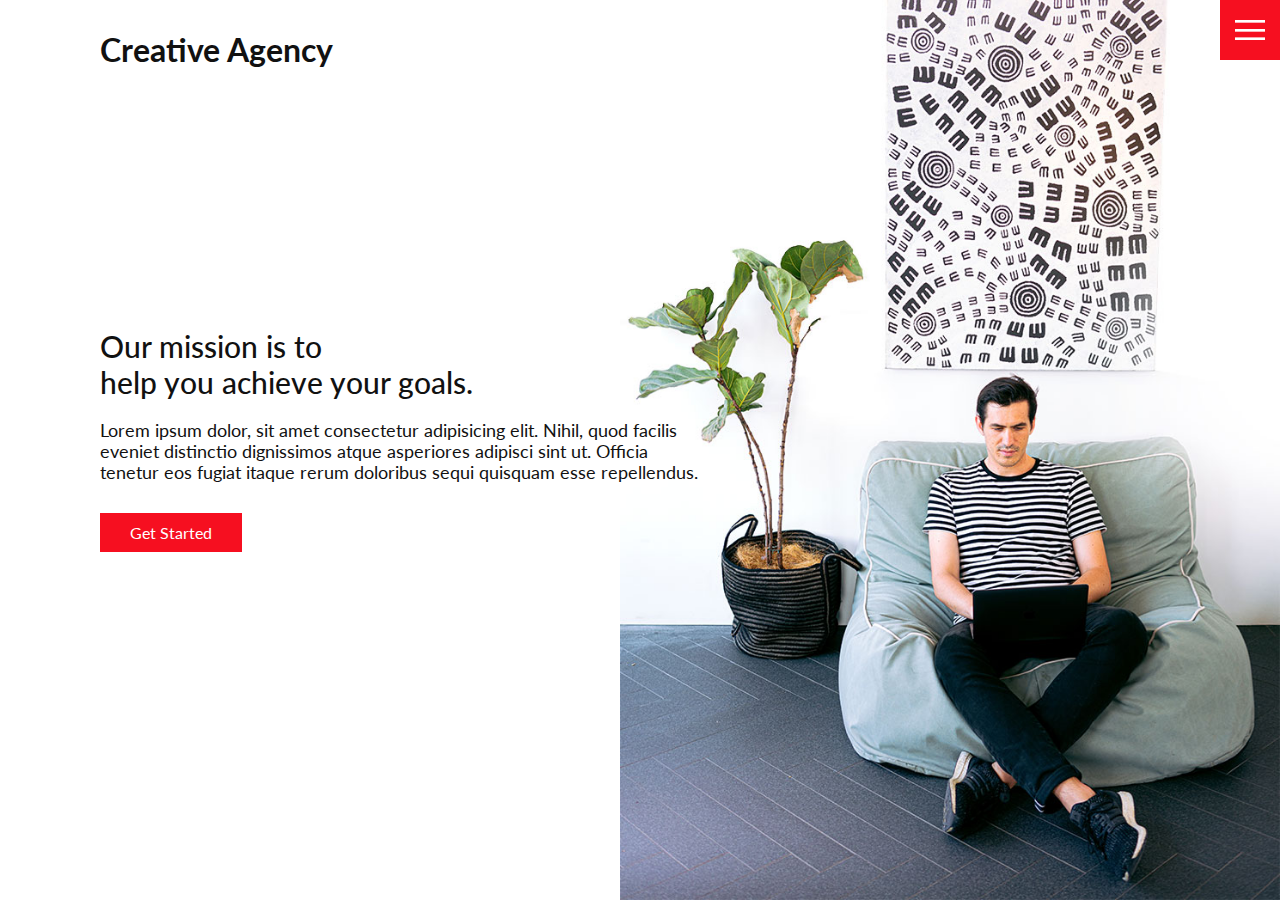
<file: index.html>
<!DOCTYPE html>
<html lang="en">
  <head>
    <meta charset="UTF-8" />
    <meta http-equiv="X-UA-Compatible" content="IE=edge" />
    <meta name="viewport" content="width=device-width, initial-scale=1.0" />

    <!-- CSS -->
    <link rel="stylesheet" href="css/style.css" />

    <!-- Title -->
    <title>Creative Agency</title>
  </head>
  <body>
    <header>
      <div class="logo">Creative Agency</div>
      <div class="toggle"></div>
      <div class="navigation">
        <ul>
          <li><a href="index.html">Home</a></li>
          <li><a href="services.html">Services</a></li>
          <li><a href="work.html">Work</a></li>
          <li><a href="contact.html">Contact</a></li>
        </ul>
        <div class="social-bar">
          <ul>
            <li>
              <a href="http://facebook.com"
                ><img src="images/facebook.png" target="_blank" alt=""
              /></a>
            </li>
            <li>
              <a href="http://twitter.com"
                ><img src="images/twitter.png" target="_blank" alt=""
              /></a>
            </li>
            <li>
              <a href="http://instagram.com"
                ><img src="images/instagram.png" target="_blank" alt=""
              /></a>
            </li>
          </ul>
          <a href="mailto:you@email.com" class="email-icon"
            ><img src="images/email.png" alt=""
          /></a>
        </div>
      </div>
    </header>

    <section class="home">
      <img src="images/home-img.jpg" class="home-img" alt="" />
      <div class="home-content">
        <h1>
          Our mission is to <br />
          help you achieve your goals.
        </h1>
        <p>
          Lorem ipsum dolor, sit amet consectetur adipisicing elit. Nihil, quod
          facilis eveniet distinctio dignissimos atque asperiores adipisci sint
          ut. Officia tenetur eos fugiat itaque rerum doloribus sequi quisquam
          esse repellendus.
        </p>
        <a href="contact.html" class="btn">Get Started</a>
      </div>
    </section>
    <script src="js/script.js"></script>
  </body>
</html>
</file>
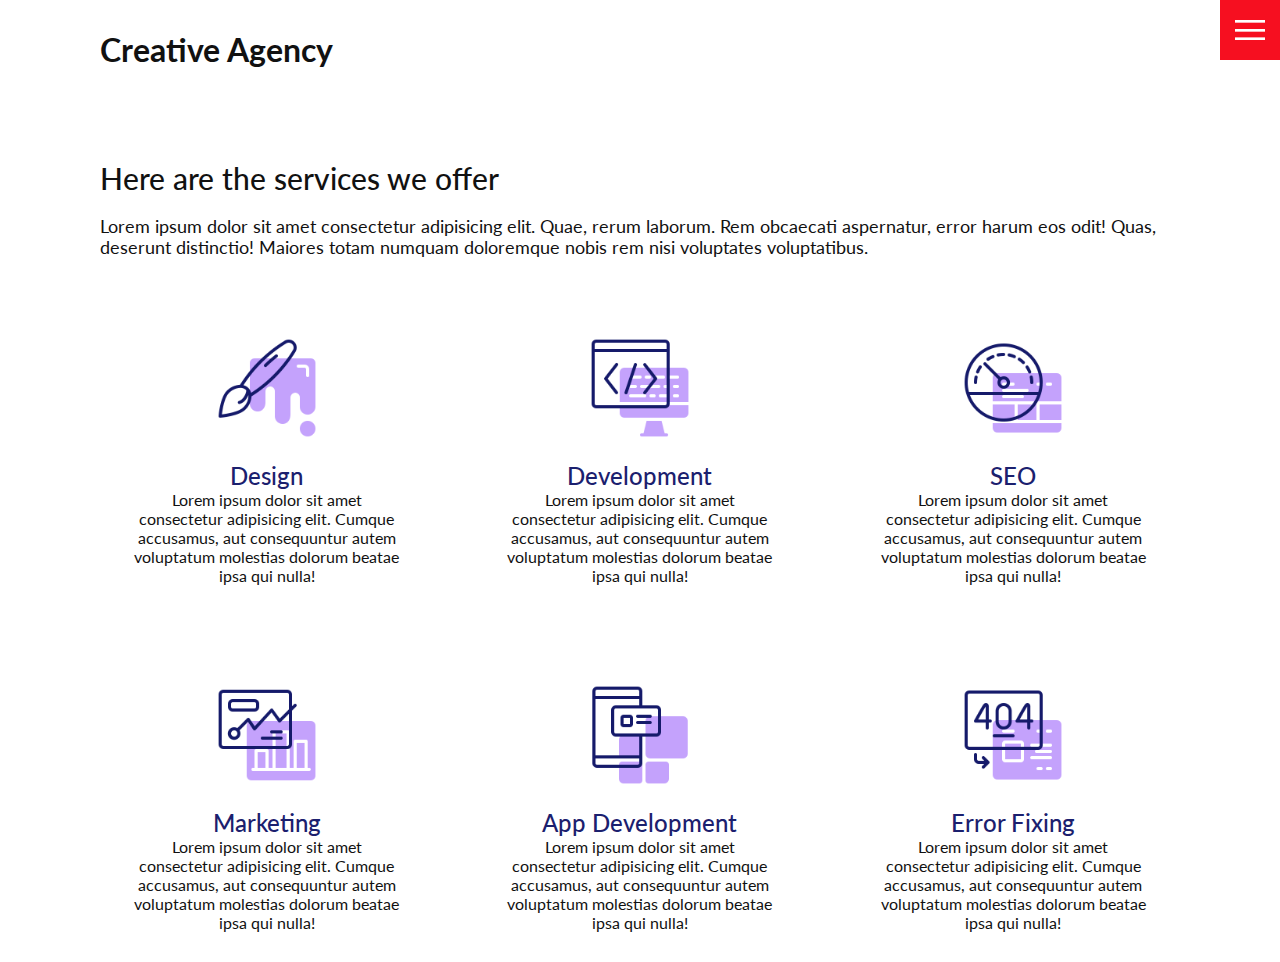
<file: services.html>
<!DOCTYPE html>
<html lang="en">
  <head>
    <meta charset="UTF-8" />
    <meta http-equiv="X-UA-Compatible" content="IE=edge" />
    <meta name="viewport" content="width=device-width, initial-scale=1.0" />

    <!-- CSS -->
    <link rel="stylesheet" href="css/style.css" />

    <!-- Title -->
    <title>Creative Agency</title>
  </head>
  <body>
    <header>
      <div class="logo">Creative Agency</div>
      <div class="toggle"></div>
      <div class="navigation">
        <ul>
          <li><a href="index.html">Home</a></li>
          <li><a href="services.html">Services</a></li>
          <li><a href="work.html">Work</a></li>
          <li><a href="contact.html">Contact</a></li>
        </ul>
        <div class="social-bar">
          <ul>
            <li>
              <a href="http://facebook.com"
                ><img src="images/facebook.png" target="_blank" alt=""
              /></a>
            </li>
            <li>
              <a href="http://twitter.com"
                ><img src="images/twitter.png" target="_blank" alt=""
              /></a>
            </li>
            <li>
              <a href="http://instagram.com"
                ><img src="images/instagram.png" target="_blank" alt=""
              /></a>
            </li>
          </ul>
          <a href="mailto:you@email.com" class="email-icon"
            ><img src="images/email.png" alt=""
          /></a>
        </div>
      </div>
    </header>

    <section>
      <div class="title">
        <h1>Here are the services we offer</h1>
        <p>
          Lorem ipsum dolor sit amet consectetur adipisicing elit. Quae, rerum
          laborum. Rem obcaecati aspernatur, error harum eos odit! Quas,
          deserunt distinctio! Maiores totam numquam doloremque nobis rem nisi
          voluptates voluptatibus.
        </p>
      </div>
      <div class="services">
        <div class="service">
          <div class="icon">
            <img src="images/001.png" alt="" />
          </div>
          <h2>Design</h2>
          Lorem ipsum dolor sit amet consectetur adipisicing elit. Cumque
          accusamus, aut consequuntur autem voluptatum molestias dolorum beatae
          ipsa qui nulla!
        </div>
        <div class="service">
          <div class="icon">
            <img src="images/002.png" alt="" />
          </div>
          <h2>Development</h2>
          Lorem ipsum dolor sit amet consectetur adipisicing elit. Cumque
          accusamus, aut consequuntur autem voluptatum molestias dolorum beatae
          ipsa qui nulla!
        </div>
        <div class="service">
          <div class="icon">
            <img src="images/003.png" alt="" />
          </div>
          <h2>SEO</h2>
          Lorem ipsum dolor sit amet consectetur adipisicing elit. Cumque
          accusamus, aut consequuntur autem voluptatum molestias dolorum beatae
          ipsa qui nulla!
        </div>
        <div class="service">
          <div class="icon">
            <img src="images/004.png" alt="" />
          </div>
          <h2>Marketing</h2>
          Lorem ipsum dolor sit amet consectetur adipisicing elit. Cumque
          accusamus, aut consequuntur autem voluptatum molestias dolorum beatae
          ipsa qui nulla!
        </div>
        <div class="service">
          <div class="icon">
            <img src="images/005.png" alt="" />
          </div>
          <h2>App Development</h2>
          Lorem ipsum dolor sit amet consectetur adipisicing elit. Cumque
          accusamus, aut consequuntur autem voluptatum molestias dolorum beatae
          ipsa qui nulla!
        </div>
        <div class="service">
          <div class="icon">
            <img src="images/006.png" alt="" />
          </div>
          <h2>Error Fixing</h2>
          Lorem ipsum dolor sit amet consectetur adipisicing elit. Cumque
          accusamus, aut consequuntur autem voluptatum molestias dolorum beatae
          ipsa qui nulla!
        </div>
      </div>
    </section>
    <script src="js/script.js"></script>
  </body>
</html>
</file>
<file: css/style.css>
@import url('https://fonts.googleapis.com/css2?family=Lato:ital,wght@0,100;0,300;0,400;0,700;0,900;1,100;1,300;1,400;1,700;1,900&display=swap');

:root {
  --primary-color: #f60f20;
}

/* Base Styles */

* {
  box-sizing: border-box;
  margin: 0;
  padding: 0;
}

html,
body {
  font-family: 'Lato', sans-serif;
  color: #111;
}

h1 {
  font-size: 30px;
  font-weight: 500;
}

p {
  margin: 20px 0 10px;
  font-size: 1.1rem;
}

section {
  display: flex;
  flex-direction: column;
  height: 100vh;
  align-items: center;
  padding: 100px;
  margin-top: 60px;
}

section.home {
  flex-direction: row;
  margin-top: 0;
}

/* Button */

.btn {
  cursor: pointer;
  display: inline-block;
  background: var(--primary-color);
  color: #fff;
  text-decoration: none;
  padding: 10px 30px;
  margin: 20px 0;
  border: 0;
}

.btn:hover {
  transform: scale(0.98);
}

.logo {
  position: absolute;
  top: 30px;
  left: 100px;
  font-size: 2rem;
  font-weight: 700;
  z-index: 20;
}

/* Toggle */

.toggle {
  position: fixed;
  top: 0;
  right: 0;
  width: 60px;
  height: 60px;
  background: var(--primary-color) url(../images/menu.png);
  background-size: 30px;
  background-position: center;
  background-repeat: no-repeat;
  z-index: 20;
  cursor: pointer;
}

.toggle.active {
  background: var(--primary-color) url(../images/close.png);
  background-size: 25px;
  background-position: center;
  background-repeat: no-repeat;
}

/* Navigation */

.navigation {
  position: fixed;
  top: 0;
  left: 100%;
  width: 100%;
  height: 100%;
  background-color: #fff;
  z-index: 15;
  display: flex;
  justify-content: center;
  align-items: center;
}

.navigation.active {
  left: 0;
}

.navigation ul {
  position: relative;
}

.navigation ul li {
  position: relative;
  list-style: none;
  text-align: center;
}

.navigation ul li a {
  font-size: 2.2rem;
  color: #111;
  text-decoration: none;
  font-weight: 300;
}

.navigation ul li a:hover {
  color: var(--primary-color);
}

.navigation .social-bar {
  position: absolute;
  top: 0;
  left: 0;
  width: 60px;
  height: 100%;
  display: flex;
  justify-content: center;
  align-items: center;
}

.navigation .social-bar a {
  display: inline-block;
  transform: scale(0.5);
}

.navigation .email-icon {
  position: absolute;
  bottom: 20px;
  transform: scale(0.5);
}

/* Home Page */

.home-content {
  position: relative;
  z-index: 10;
  max-width: 600px;
}

.home-img {
  position: absolute;
  bottom: 0;
  right: 0;
  height: 110%;
}

/* Services Page */

.services {
  margin-top: 40px;
  display: grid;
  grid-template-columns: repeat(3, 1fr);
  gap: 40px;
  text-align: center;
}

.services .service {
  padding: 30px;
}

.services .service:hover {
  box-shadow: 0 10px 30px rgba(0, 0, 0, 0.1);
}

.services .service h2 {
  font-size: 24px;
  font-weight: 500;
  margin-top: 20px;
  color: #1b206e;
}

.services .service .icon img {
  max-width: 100px;
}

@media (max-width: 1068px) {
  .home-img {
    display: none;
  }

  .logo {
    top: 10px;
    left: 40px;
    font-size: 1.5rem;
  }

  section {
    padding: 100px 40px;
  }

  .navigation ul li a {
    font-size: 2rem;
  }

  .services {
    grid-template-columns: repeat(2, 1fr);
  }
}

@media (max-width: 768px) {
  .services {
    grid-template-columns: 1fr;
  }
}
</file>
